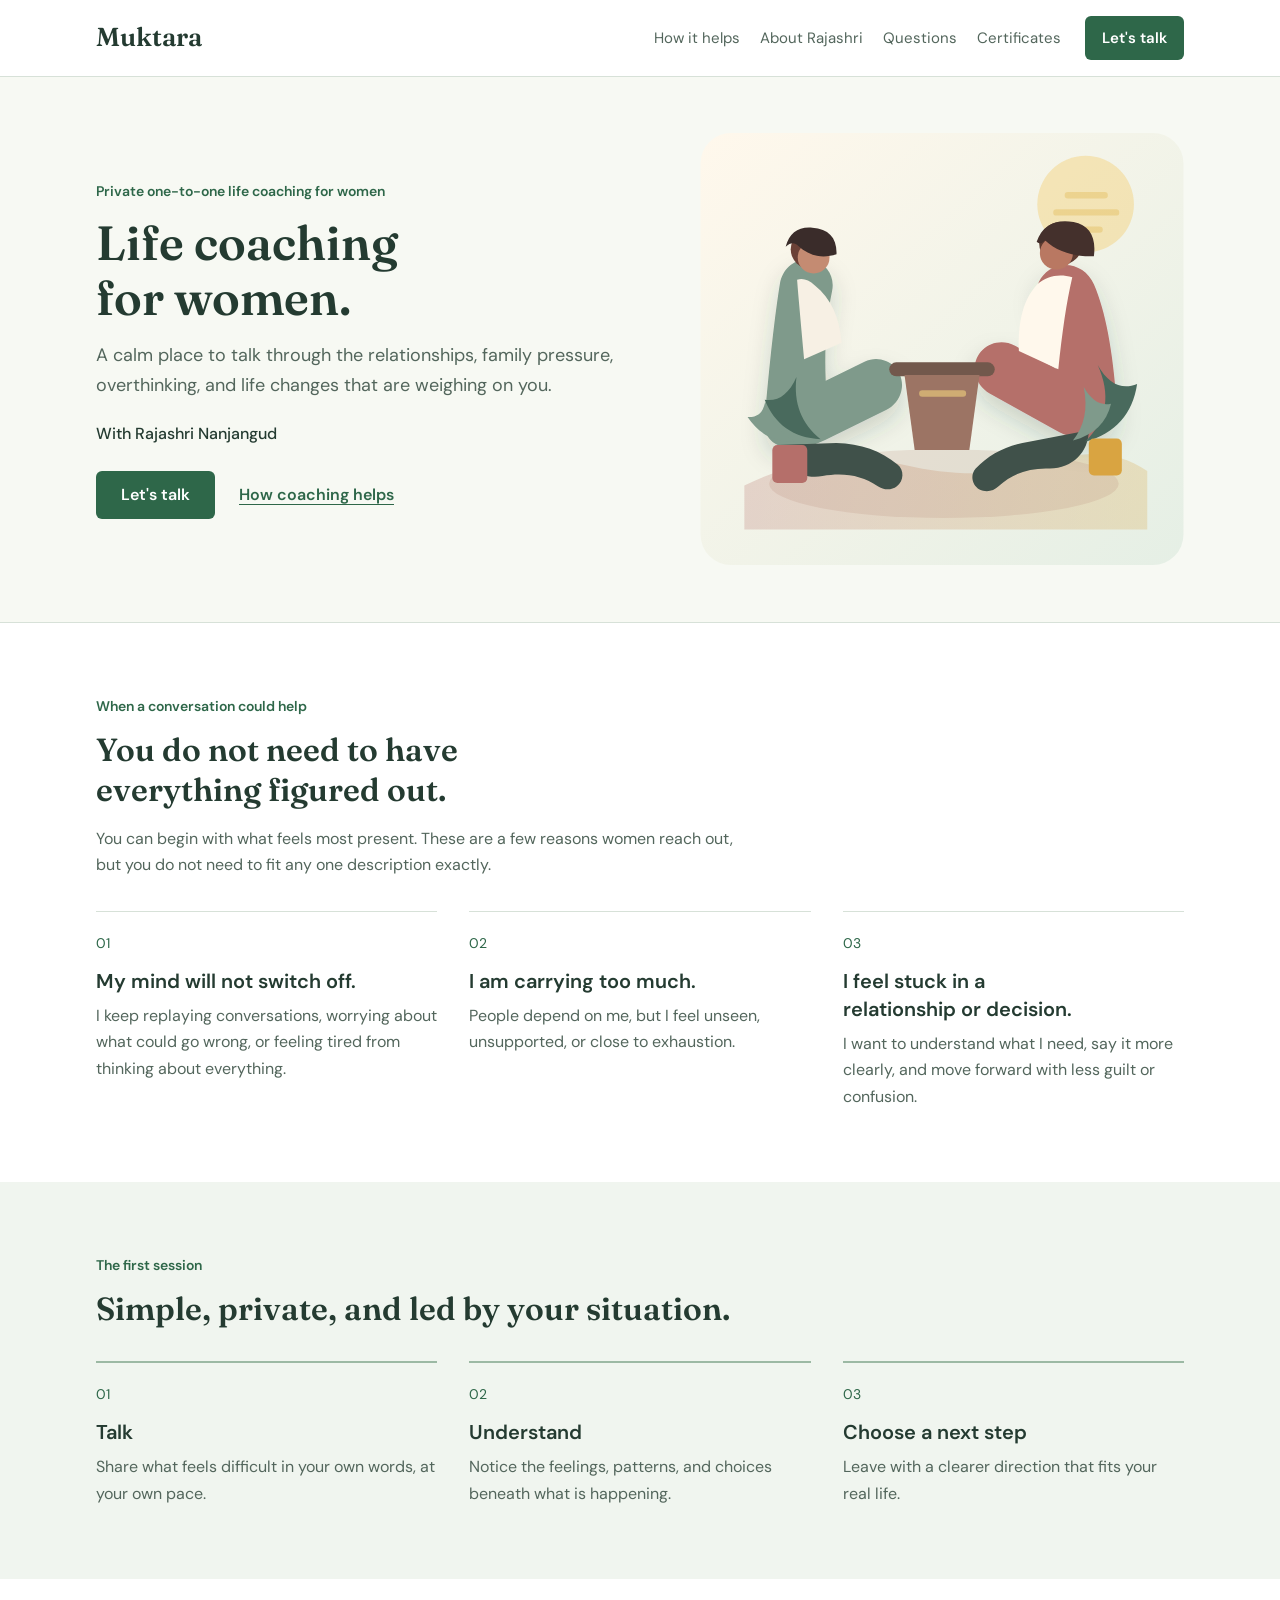
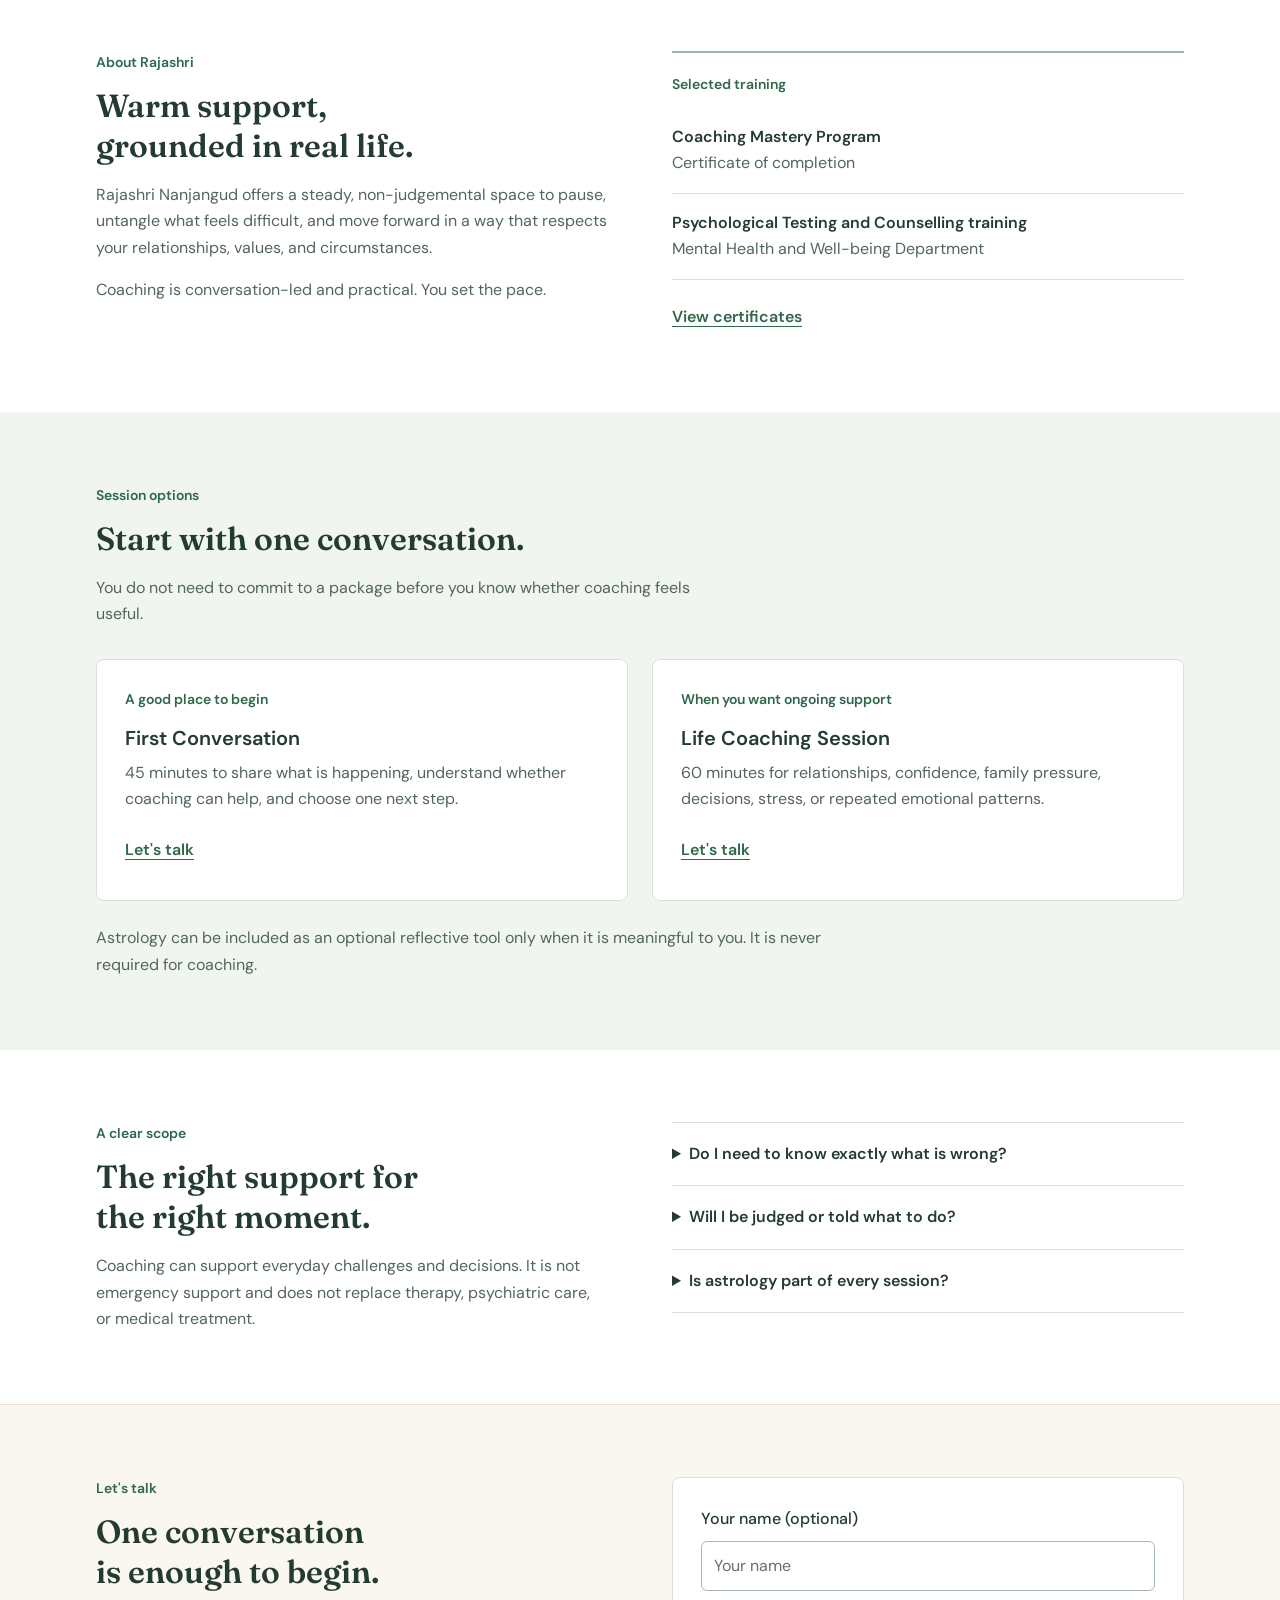
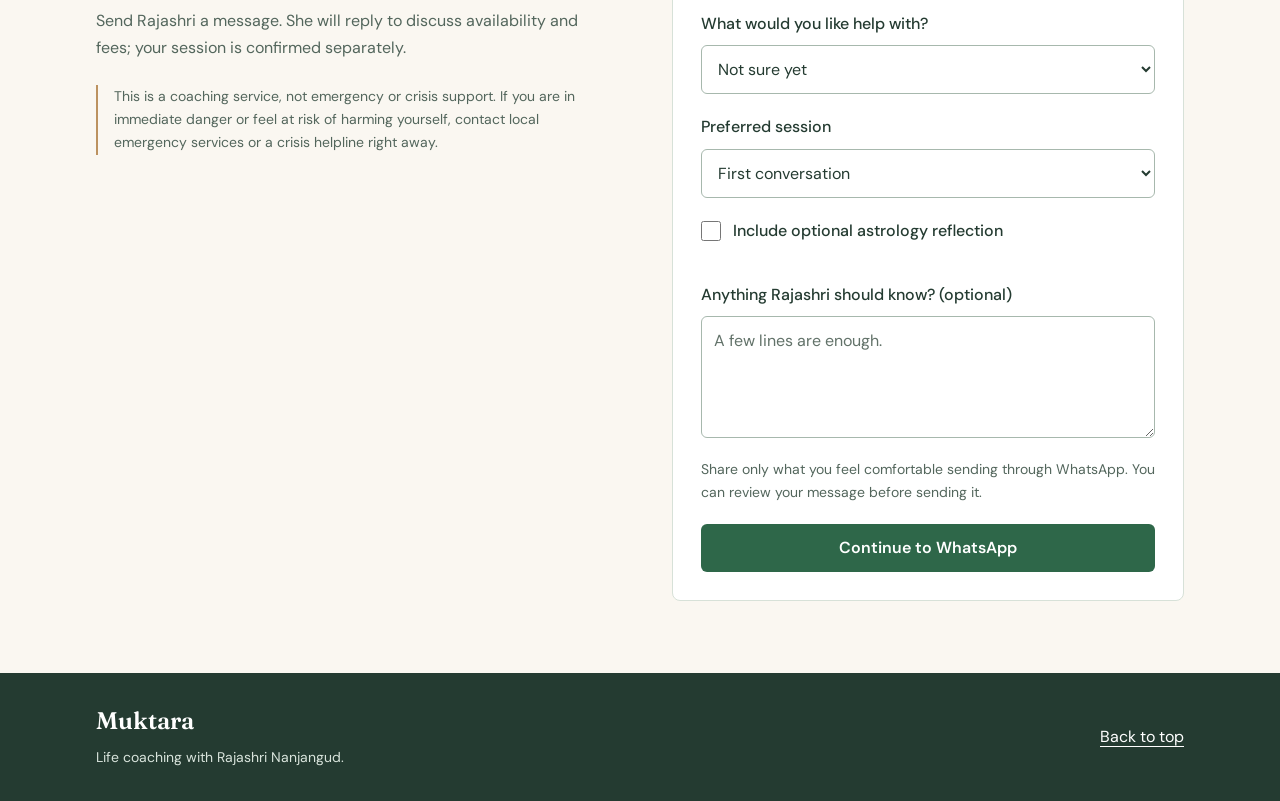
<file: index.html>
<!doctype html>
<html lang="en">
  <head>
    <meta charset="utf-8">
    <meta name="viewport" content="width=device-width, initial-scale=1">
    <meta name="description" content="Muktara offers private one-to-one life coaching with Rajashri Nanjangud for women seeking clarity, steadiness, and practical next steps.">
    <title>Muktara | Life Coaching with Rajashri Nanjangud</title>
    <link rel="preconnect" href="https://fonts.googleapis.com">
    <link rel="preconnect" href="https://fonts.gstatic.com" crossorigin>
    <link href="https://fonts.googleapis.com/css2?family=DM+Sans:wght@400;500;600;700&family=Fraunces:opsz,wght@9..144,600..800&display=swap" rel="stylesheet">
    <link rel="preload" href="styles.css?v=compact-header" as="style">
    <link rel="stylesheet" href="styles.css?v=compact-header">
  </head>
  <body>
    <a class="skip-link" href="#top">Skip to content</a>
    <header class="site-header" data-header>
      <a class="brand" href="#top" aria-label="Muktara home">
        <span class="brand-name">Muktara</span>
      </a>
      <nav class="nav" id="main-navigation" aria-label="Main navigation">
        <a href="#how-it-helps">How it helps</a>
        <a href="#about">About Rajashri</a>
        <a href="#questions">Questions</a>
        <a href="certificates.html">Certificates</a>
      </nav>
      <a class="nav-cta" href="#book">Let's talk</a>
      <button class="menu-toggle" type="button" aria-controls="main-navigation" aria-expanded="false" hidden>Menu</button>
    </header>

    <main id="top">
      <section class="hero">
        <div class="content-wrap hero-layout">
          <div class="hero-copy">
            <p class="eyebrow">Private one-to-one life coaching for women</p>
            <h1>Life coaching for women.</h1>
            <p class="hero-text">A calm place to talk through the relationships, family pressure, overthinking, and life changes that are weighing on you.</p>
            <p class="hero-attribution">With Rajashri Nanjangud</p>
            <div class="hero-actions" aria-label="Primary actions">
              <a class="button primary" href="#book" data-session="First Conversation">Let's talk</a>
              <a class="text-link" href="#how-it-helps">How coaching helps</a>
            </div>
          </div>
          <figure class="hero-illustration">
            <img src="assets/calm-consultation.svg" width="760" height="680" alt="Illustration of two women having a relaxed conversation">
          </figure>
        </div>
      </section>

      <section class="section" id="how-it-helps">
        <div class="content-wrap">
          <div class="section-heading">
            <p class="eyebrow">When a conversation could help</p>
            <h2>You do not need to have everything figured out.</h2>
            <p>You can begin with what feels most present. These are a few reasons women reach out, but you do not need to fit any one description exactly.</p>
          </div>
          <div class="signal-list">
            <article class="signal"><p class="signal-number">01</p><div><h3>My mind will not switch off.</h3><p>I keep replaying conversations, worrying about what could go wrong, or feeling tired from thinking about everything.</p></div></article>
            <article class="signal"><p class="signal-number">02</p><div><h3>I am carrying too much.</h3><p>People depend on me, but I feel unseen, unsupported, or close to exhaustion.</p></div></article>
            <article class="signal"><p class="signal-number">03</p><div><h3>I feel stuck in a relationship or decision.</h3><p>I want to understand what I need, say it more clearly, and move forward with less guilt or confusion.</p></div></article>
          </div>
        </div>
      </section>

      <section class="section section-tint" id="first-session">
        <div class="content-wrap">
          <div class="section-heading narrow-heading"><p class="eyebrow">The first session</p><h2>Simple, private, and led by your situation.</h2></div>
          <ol class="session-steps" aria-label="What happens in a first coaching session">
            <li><span>01</span><h3>Talk</h3><p>Share what feels difficult in your own words, at your own pace.</p></li>
            <li><span>02</span><h3>Understand</h3><p>Notice the feelings, patterns, and choices beneath what is happening.</p></li>
            <li><span>03</span><h3>Choose a next step</h3><p>Leave with a clearer direction that fits your real life.</p></li>
          </ol>
        </div>
      </section>

      <section class="section" id="about">
        <div class="content-wrap about-layout">
          <div class="about-intro">
            <p class="eyebrow">About Rajashri</p>
            <h2>Warm support, grounded in real life.</h2>
            <p>Rajashri Nanjangud offers a steady, non-judgemental space to pause, untangle what feels difficult, and move forward in a way that respects your relationships, values, and circumstances.</p>
            <p>Coaching is conversation-led and practical. You set the pace.</p>
          </div>
          <div class="about-proof">
            <p class="proof-label">Selected training</p>
            <p><strong>Coaching Mastery Program</strong><br>Certificate of completion</p>
            <p><strong>Psychological Testing and Counselling training</strong><br>Mental Health and Well-being Department</p>
            <a class="text-link certificate-link" href="certificates.html">View certificates</a>
          </div>
        </div>
      </section>

      <section class="section section-tint" id="sessions">
        <div class="content-wrap session-layout">
          <div class="section-heading"><p class="eyebrow">Session options</p><h2>Start with one conversation.</h2><p>You do not need to commit to a package before you know whether coaching feels useful.</p></div>
          <div class="session-options">
            <article class="session-option featured"><p class="tag">A good place to begin</p><h3>First Conversation</h3><p>45 minutes to share what is happening, understand whether coaching can help, and choose one next step.</p><a class="text-link" href="#book" data-session="First Conversation">Let's talk</a></article>
            <article class="session-option"><p class="tag">When you want ongoing support</p><h3>Life Coaching Session</h3><p>60 minutes for relationships, confidence, family pressure, decisions, stress, or repeated emotional patterns.</p><a class="text-link" href="#book" data-session="Life Coaching Session">Let's talk</a></article>
          </div>
          <p class="optional-note">Astrology can be included as an optional reflective tool only when it is meaningful to you. It is never required for coaching.</p>
        </div>
      </section>

      <section class="section" id="questions">
        <div class="content-wrap question-layout">
          <div class="scope-copy"><p class="eyebrow">A clear scope</p><h2>The right support for the right moment.</h2><p>Coaching can support everyday challenges and decisions. It is not emergency support and does not replace therapy, psychiatric care, or medical treatment.</p></div>
          <div class="question-list">
            <details><summary>Do I need to know exactly what is wrong?</summary><p>No. You can begin with what feels most difficult right now.</p></details>
            <details><summary>Will I be judged or told what to do?</summary><p>No. Rajashri helps you see patterns and options, but the final choices remain yours.</p></details>
            <details><summary>Is astrology part of every session?</summary><p>No. Life coaching is the focus. Astrology is an optional reflective tool, included only if you ask for it.</p></details>
          </div>
        </div>
      </section>

      <section class="section book-section" id="book">
        <div class="content-wrap book-layout">
          <div class="book-copy">
            <p class="eyebrow">Let's talk</p>
            <h2>One conversation is enough to begin.</h2>
            <p>Send Rajashri a message. She will reply to discuss availability and fees; your session is confirmed separately.</p>
            <p class="care-note">This is a coaching service, not emergency or crisis support. If you are in immediate danger or feel at risk of harming yourself, contact local emergency services or a crisis helpline right away.</p>
          </div>
          <form class="booking-form" data-booking-form>
            <button type="submit" disabled hidden>Send enquiry</button>
            <label>Your name (optional)<input type="text" name="name" autocomplete="name" placeholder="Your name"></label>
            <label>What would you like help with?
              <select name="concern">
                <option selected>Not sure yet</option>
                <option value="My mind will not switch off">Overthinking</option>
                <option value="I am carrying too much for others">Caring for everyone</option>
                <option value="I struggle to say what I need">Speaking up</option>
                <option value="A relationship is weighing on me">Relationships</option>
                <option value="I feel pressured by family expectations">Family expectations</option>
                <option value="I feel lost in a life change">Life changes</option>
                <option value="I want to understand myself better">Understanding myself</option>
              </select>
            </label>
            <label>Preferred session
              <select name="session">
                <option value="First Conversation">First conversation</option>
                <option value="Life Coaching Session">Coaching session</option>
              </select>
            </label>
            <label class="checkbox-label"><input type="checkbox" name="astrology" value="yes"><span>Include optional astrology reflection</span></label>
            <label>Anything Rajashri should know? (optional)<textarea name="message" rows="4" placeholder="A few lines are enough." aria-describedby="enquiry-privacy"></textarea></label>
            <p class="form-hint" id="enquiry-privacy">Share only what you feel comfortable sending through WhatsApp. You can review your message before sending it.</p>
            <noscript><p class="form-hint">The WhatsApp link opens a conversation with Rajashri. Form details cannot be included automatically while JavaScript is off.</p></noscript>
            <div class="form-actions"><a class="button primary" href="https://wa.me/919136800769" target="_blank" rel="noopener noreferrer" data-channel="whatsapp">Continue to WhatsApp</a></div>
          </form>
        </div>
      </section>
    </main>

    <footer class="site-footer"><div><strong>Muktara</strong><p>Life coaching with Rajashri Nanjangud.</p></div><a href="#top">Back to top</a></footer>
    <script src="script.js?v=compact-header"></script>
  </body>
</html>
</file>
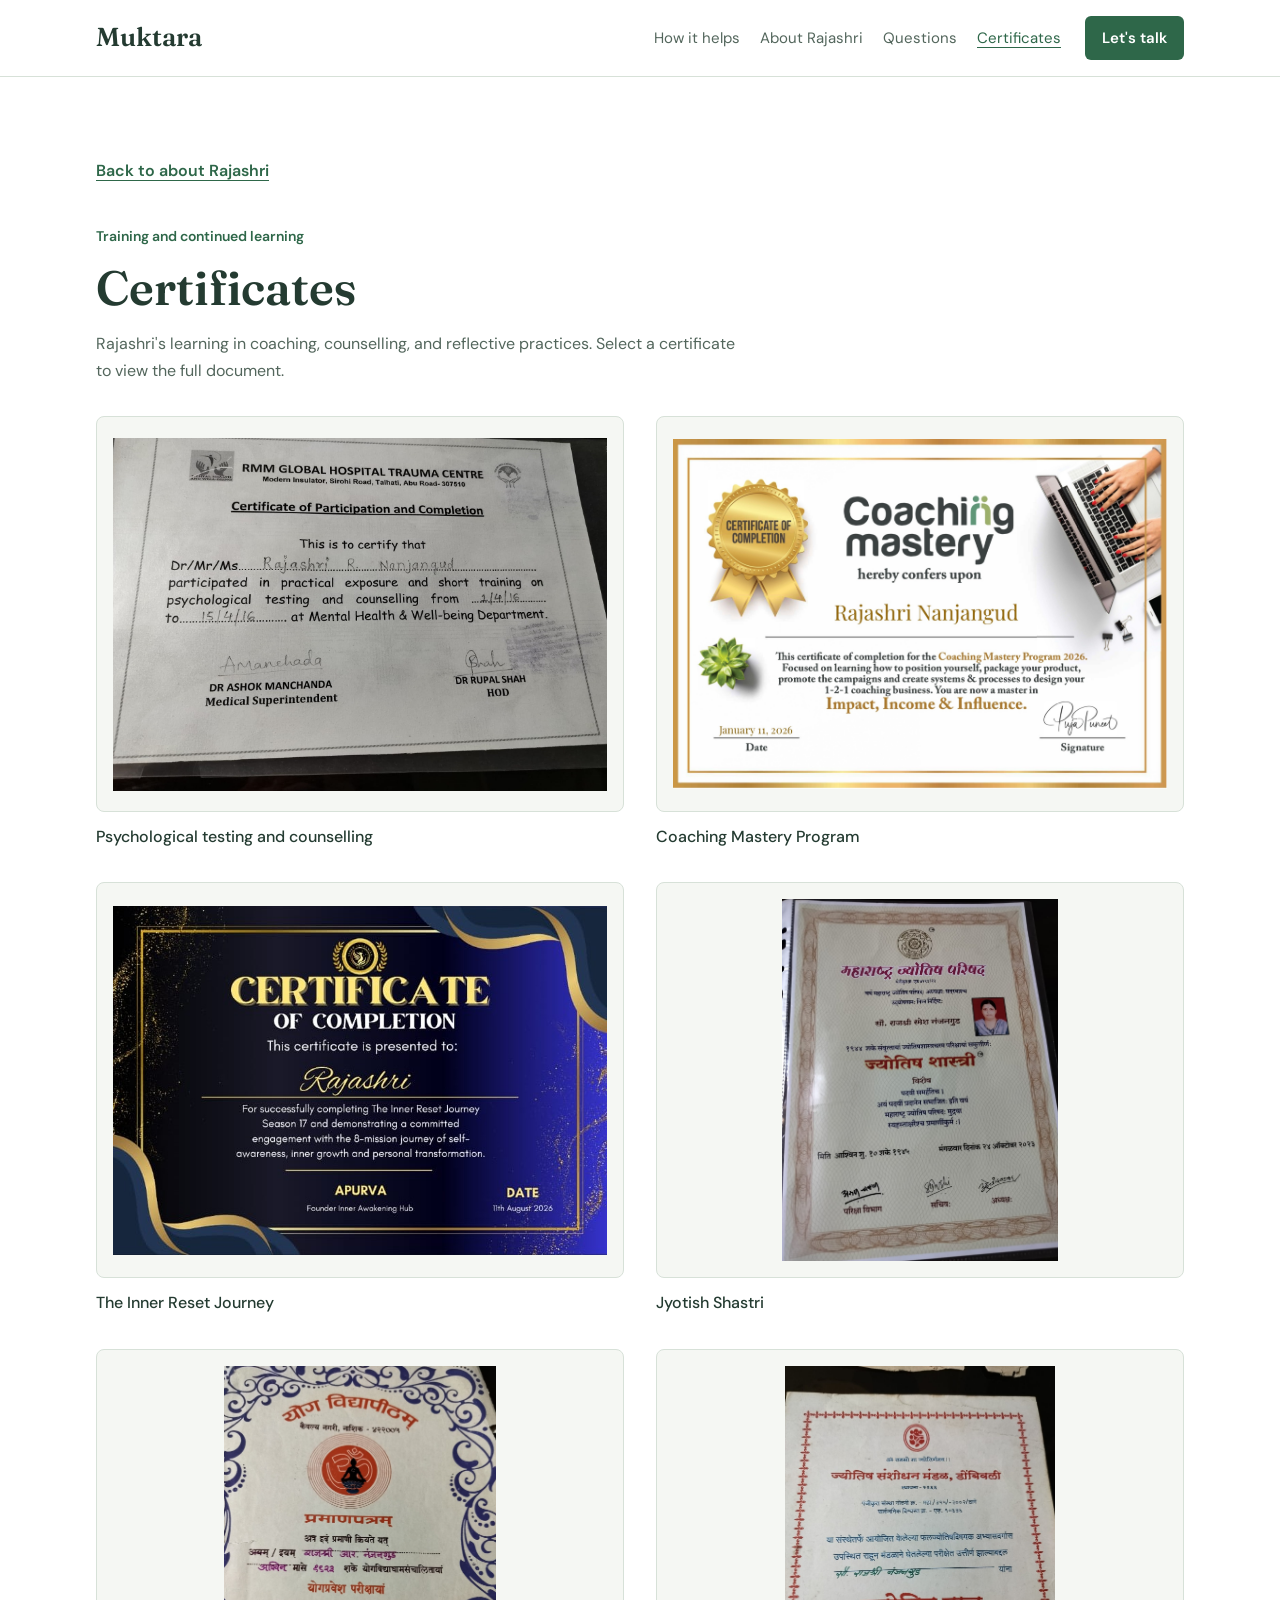
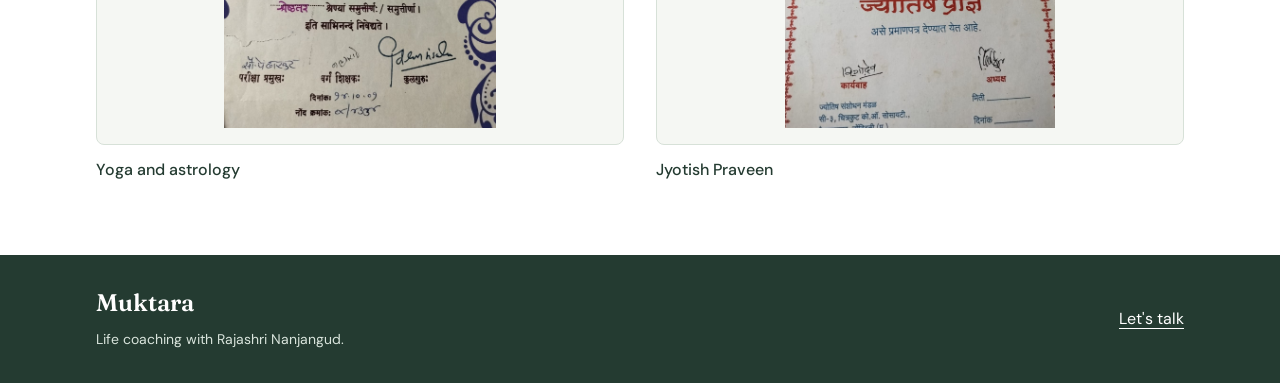
<file: certificates.html>
<!doctype html>
<html lang="en">
  <head>
    <meta charset="utf-8">
    <meta name="viewport" content="width=device-width, initial-scale=1">
    <meta name="description" content="Muktara offers private one-to-one life coaching with Rajashri Nanjangud for women seeking clarity, steadiness, and practical next steps.">
    <title>Certificates | Muktara</title>
    <link rel="preconnect" href="https://fonts.googleapis.com">
    <link rel="preconnect" href="https://fonts.gstatic.com" crossorigin>
    <link href="https://fonts.googleapis.com/css2?family=DM+Sans:wght@400;500;600;700&family=Fraunces:opsz,wght@9..144,600..800&display=swap" rel="stylesheet">
    <link rel="preload" href="styles.css?v=compact-header" as="style">
    <link rel="stylesheet" href="styles.css?v=compact-header">
  </head>
  <body>
    <a class="skip-link" href="#top">Skip to content</a>
    <header class="site-header" data-header>
      <a class="brand" href="index.html#top" aria-label="Muktara home">
        <span class="brand-name">Muktara</span>
      </a>
      <nav class="nav" id="main-navigation" aria-label="Main navigation">
        <a href="index.html#how-it-helps">How it helps</a>
        <a href="index.html#about">About Rajashri</a>
        <a href="index.html#questions">Questions</a>
        <a href="certificates.html" aria-current="page">Certificates</a>
      </nav>
      <a class="nav-cta" href="index.html#book">Let's talk</a>
      <button class="menu-toggle" type="button" aria-controls="main-navigation" aria-expanded="false" hidden>Menu</button>
    </header>

    <main id="top" class="section certificates-page">
      <div class="content-wrap">
        <a class="text-link" href="index.html#about">Back to about Rajashri</a>
        <div class="section-heading">
          <p class="eyebrow">Training and continued learning</p>
          <h1>Certificates</h1>
          <p>Rajashri's learning in coaching, counselling, and reflective practices. Select a certificate to view the full document.</p>
        </div>
              <div class="certificate-grid">
                <a class="certificate-card" href="assets/certificates/certificate-psychological-testing.jpg" target="_blank" rel="noopener noreferrer"><img src="assets/certificates/certificate-psychological-testing.jpg" alt="Certificate of participation and completion in psychological testing and counselling issued to Rajashri Nanjangud" loading="lazy"><span>Psychological testing and counselling</span></a>
                <a class="certificate-card" href="assets/certificates/certificate-coaching-mastery.pdf" target="_blank" rel="noopener noreferrer"><img src="assets/certificates/certificate-coaching-mastery.jpg" alt="Coaching Mastery Program certificate of completion issued to Rajashri Nanjangud" loading="lazy"><span>Coaching Mastery Program</span></a>
                <a class="certificate-card" href="assets/certificates/certificate-inner-reset.jpg" target="_blank" rel="noopener noreferrer"><img src="assets/certificates/certificate-inner-reset.jpg" alt="Inner Reset Journey certificate of completion presented to Rajashri" loading="lazy"><span>The Inner Reset Journey</span></a>
                <a class="certificate-card" href="assets/certificates/certificate-jyotish-parishad.jpg" target="_blank" rel="noopener noreferrer"><img src="assets/certificates/certificate-jyotish-parishad.jpg" alt="Certificate from Maharashtra Jyotish Parishad issued to Rajashri Nanjangud" loading="lazy"><span>Jyotish Shastri</span></a>
                <a class="certificate-card" href="assets/certificates/certificate-jyotish-marathi-one.jpg" target="_blank" rel="noopener noreferrer"><img src="assets/certificates/certificate-jyotish-marathi-one.jpg" alt="Marathi yoga and astrology certificate issued to Rajashri Nanjangud" loading="lazy"><span>Yoga and astrology</span></a>
                <a class="certificate-card" href="assets/certificates/certificate-jyotish-marathi-two.jpg" target="_blank" rel="noopener noreferrer"><img src="assets/certificates/certificate-jyotish-marathi-two.jpg" alt="Marathi astrology certificate issued to Rajashri Nanjangud" loading="lazy"><span>Jyotish Praveen</span></a>
              </div>
      </div>
    </main>
    <footer class="site-footer"><div><strong>Muktara</strong><p>Life coaching with Rajashri Nanjangud.</p></div><a href="index.html#book">Let's talk</a></footer>
    <script src="script.js?v=compact-header"></script>
  </body>
</html>
</file>
<file: styles.css>
:root {
  --ink: #243b31;
  --muted: #53665c;
  --paper: #ffffff;
  --tint: #f0f5ef;
  --line: #d7e1d8;
  --green: #2e6749;
  --serif: "Fraunces", Georgia, serif;
  --sans: "DM Sans", "Segoe UI", Arial, sans-serif;
}
* { box-sizing: border-box; }
html { scroll-behavior: smooth; scroll-padding-top: 110px; }
body { margin: 0; background: var(--paper); color: var(--ink); font: 400 1rem/1.65 var(--sans); }
img { display: block; max-width: 100%; height: auto; }
a { color: inherit; text-underline-offset: 4px; }
p { margin: 0 0 16px; }
p:last-child { margin-bottom: 0; }
h1, h2, h3 { margin: 0 0 16px; letter-spacing: 0; text-wrap: balance; overflow-wrap: break-word; }
h1, h2 { font-family: var(--serif); font-weight: 600; }
h1 { font-size: 3rem; line-height: 1.15; }
h2 { font-size: 2rem; line-height: 1.25; }
h3 { font: 600 1.25rem/1.4 var(--sans); margin-bottom: 8px; }
.content-wrap { width: min(100% - 64px, 1088px); margin-inline: auto; }
.section { padding-block: 72px; }
.section-tint { background: var(--tint); }
.section-heading { max-width: 640px; margin-bottom: 32px; }
.eyebrow, .tag, .proof-label { color: var(--green); font-size: .875rem; font-weight: 600; letter-spacing: 0; margin-bottom: 12px; }
.site-header { position: sticky; top: 0; z-index: 10; display: flex; align-items: center; justify-content: space-between; gap: 24px; padding: 16px max(32px, calc((100% - 1088px) / 2)); border-bottom: 1px solid var(--line); background: #fff; }
.brand { display: grid; text-decoration: none; flex-shrink: 0; }
.brand-name { font: 600 1.625rem/1.2 var(--serif); }
.brand-byline { font-size: .875rem; color: var(--muted); margin-top: 4px; }
.nav { display: flex; align-items: center; flex-wrap: wrap; gap: 8px 20px; }
.nav a { display: inline-flex; align-items: center; min-height: 44px; font-size: .9375rem; text-decoration: none; color: var(--muted); }
.nav a:hover, .nav [aria-current="page"] { color: var(--green); text-decoration: underline; }
.button, .nav-cta { display: inline-flex; align-items: center; justify-content: center; min-height: 48px; padding: 11px 24px; border: 1px solid transparent; border-radius: 6px; font: 600 1rem/1.5 var(--sans); text-decoration: none; text-align: center; background: var(--green); color: #fff; }
.button:hover, .nav-cta:hover { background: #24543c; }
.nav-cta { flex-shrink: 0; min-height: 44px; padding: 8px 16px; font-size: .9375rem; }
.menu-toggle { display: none; }
.site-header > .nav { margin-left: auto; flex-wrap: nowrap; }
.nav a { white-space: nowrap; }
.text-link { display: inline-flex; align-items: center; min-height: 44px; color: var(--green); font-weight: 600; text-decoration: underline; }
.hero { background: #f7f9f3; border-bottom: 1px solid var(--line); }
.hero-layout { display: grid; grid-template-columns: 1.15fr 1fr; gap: 48px; align-items: center; padding-block: 56px; }
.hero-copy { min-width: 0; }
.hero-text { max-width: 52ch; font-size: 1.125rem; color: var(--muted); }
.hero-attribution { margin-top: 20px; font-weight: 500; }
.hero-actions { display: flex; flex-wrap: wrap; align-items: center; gap: 12px 24px; margin-top: 24px; }
.hero-illustration { margin: 0; }
.hero-illustration img { width: 100%; aspect-ratio: 760/680; object-fit: contain; }
.signal-list { display: grid; grid-template-columns: repeat(3, minmax(0, 1fr)); gap: 32px; }
.signal { border-top: 1px solid var(--line); padding-top: 20px; }
.signal-number { color: var(--green); font-size: .875rem; margin-bottom: 12px; }
.signal p:last-child, .section-heading > p:last-child, .session-steps p, .about-intro > p:not(.eyebrow), .book-copy > p:not(.eyebrow), .scope-copy > p:not(.eyebrow) { color: var(--muted); }
.session-steps { display: grid; grid-template-columns: repeat(3, minmax(0, 1fr)); gap: 32px; list-style: none; padding: 0; margin: 0; }
.session-steps li { border-top: 2px solid #9cb9a4; padding-top: 20px; }
.session-steps span { display: block; color: var(--green); font-size: .875rem; margin-bottom: 12px; }
.about-layout, .question-layout, .book-layout { display: grid; grid-template-columns: minmax(0, 1fr) minmax(0, 1fr); align-items: start; gap: 64px; }
.about-proof { padding-top: 20px; border-top: 2px solid #9cb9a4; }
.about-proof > p:not(.proof-label) { padding-block: 16px; margin: 0; border-bottom: 1px solid var(--line); color: var(--muted); }
.about-proof strong { color: var(--ink); font-weight: 600; }
.certificate-link { margin-top: 16px; }
.session-options { display: grid; grid-template-columns: repeat(2, minmax(0, 1fr)); gap: 24px; }
.session-option { display: flex; flex-direction: column; align-items: flex-start; padding: 28px; border: 1px solid var(--line); border-radius: 8px; background: #fff; }
.session-option p:not(.tag) { color: var(--muted); }
.session-option .text-link { margin-top: auto; }
.optional-note { margin-top: 24px; max-width: 70ch; color: var(--muted); }
.question-list { border-top: 1px solid var(--line); }
.question-list details { border-bottom: 1px solid var(--line); padding-block: 18px; }
summary { cursor: pointer; font-weight: 600; }
.question-list p { margin-top: 12px; color: var(--muted); }
.book-section { background: #faf7f1; border-top: 1px solid #e8e0d2; }
.book-copy h2 { max-width: 18ch; }
.care-note { margin-top: 24px; padding-left: 16px; border-left: 2px solid #bc9260; font-size: .875rem; }
.booking-form { display: grid; gap: 20px; padding: 28px; background: #fff; border: 1px solid var(--line); border-radius: 8px; }
.booking-form, .booking-form > label { min-width: 0; }
.booking-form select {
  max-width: 100%;
  padding-inline: 12px 32px;
  font-size: 1rem;
  font-weight: 400;
  appearance: auto;
}
label { display: grid; gap: 8px; font-weight: 500; }
input, select, textarea { min-width: 0; width: 100%; min-height: 48px; padding: 12px; border: 1px solid #a7b8ad; border-radius: 6px; background: #fff; color: var(--ink); font: 400 1rem/1.5 var(--sans); }
input::placeholder, textarea::placeholder { color: #627269; font-weight: 400; opacity: 1; }
textarea { resize: vertical; }
.checkbox-label { display: flex; gap: 12px; align-items: flex-start; min-height: 44px; cursor: pointer; }
.checkbox-label input { min-height: 0; width: 20px; height: 20px; flex-shrink: 0; margin: 3px 0 0; accent-color: var(--green); }
.form-hint { color: var(--muted); font-size: .875rem; margin: 0; }
.form-actions .button { width: 100%; }
.site-footer { display: flex; flex-wrap: wrap; justify-content: space-between; align-items: center; gap: 24px; padding: 32px max(32px, calc((100% - 1088px) / 2)); background: #243b31; color: #fff; }
.site-footer strong { font: 600 1.5rem/1.3 var(--serif); }
.site-footer p { color: #d9e4dc; font-size: .875rem; margin-top: 8px; }
.site-footer a { display: inline-flex; align-items: center; min-height: 44px; }
.certificates-page .section-heading { margin-top: 32px; }
.certificate-grid { display: grid; grid-template-columns: repeat(2, minmax(0, 1fr)); gap: 32px; }
.certificate-card { text-decoration: none; }
.certificate-card img { width: 100%; aspect-ratio: 4/3; object-fit: contain; padding: 16px; background: #f5f7f3; border: 1px solid var(--line); border-radius: 8px; }
.certificate-card span { display: block; margin-top: 12px; font-weight: 500; }
.certificate-card:hover span { text-decoration: underline; }
:focus-visible { outline: 3px solid #b57b27; outline-offset: 4px; }
.skip-link { position: absolute; top: -100px; left: 20px; z-index: 30; padding: 12px; background: #fff; }
.skip-link:focus { top: 8px; }
@media (max-width: 960px) {
  .site-header { gap: 12px; padding-block: 12px; }
  .site-header .nav-cta { margin-left: auto; }
  .site-header.nav-ready .menu-toggle { display: inline-flex; align-items: center; justify-content: center; min-height: 44px; padding: 8px 12px; border: 1px solid var(--line); border-radius: 6px; color: var(--ink); background: #fff; font: 500 .9375rem/1.5 var(--sans); cursor: pointer; }
  .site-header.nav-ready .nav { display: none; position: absolute; top: 100%; left: 0; right: 0; width: 100%; margin: 0; padding: 12px 32px 20px; border-bottom: 1px solid var(--line); background: #fff; max-height: calc(100dvh - 80px); overflow-y: auto; }
  .site-header.nav-ready .nav.is-open { display: grid; gap: 0; }
  .site-header.nav-ready .nav a { padding: 12px 0; font-size: 1rem; white-space: normal; }
  .site-header:not(.nav-ready) { flex-wrap: wrap; }
  .site-header:not(.nav-ready) .nav { order: 3; width: 100%; flex-wrap: wrap; }
  html { scroll-padding-top: 88px; }
  .hero-layout { gap: 32px; }
  h1 { font-size: 2.5rem; }
  .about-layout, .question-layout, .book-layout { gap: 32px; }
  .book-layout { grid-template-columns: minmax(0, 1fr); }
  .booking-form { width: 100%; max-width: 640px; }
}
@media (max-width: 700px) {
  .content-wrap { width: calc(100% - 40px); }
  .site-header { padding: 12px 20px; }
  .site-header.nav-ready .nav { padding-inline: 20px; }
  .brand-byline { font-size: .8125rem; }
  .nav { gap: 4px 16px; }
  .nav a { font-size: .875rem; }
  .nav-cta { padding-inline: 12px; }
  .section { padding-block: 48px; }
  .hero-layout { grid-template-columns: 1fr; gap: 28px; padding-block: 32px; }
  .hero-illustration { width: min(100%, 260px); justify-self: center; }
  h1 { font-size: 2rem; }
  h2 { font-size: 1.625rem; }
  h3 { font-size: 1.125rem; }
  .hero-text { font-size: 1rem; }
  .hero-actions { gap: 12px 20px; margin-top: 20px; }
  .signal-list, .session-steps, .about-layout, .question-layout, .book-layout, .session-options, .certificate-grid { grid-template-columns: 1fr; gap: 24px; }
  .signal { display: grid; grid-template-columns: 28px 1fr; gap: 12px; }
  .session-option, .booking-form { padding: 20px; }
  .section-heading { margin-bottom: 24px; }
  .site-footer { padding: 28px 20px; }
}
@media (prefers-reduced-motion: reduce) {
  html { scroll-behavior: auto; }
}
</file>
